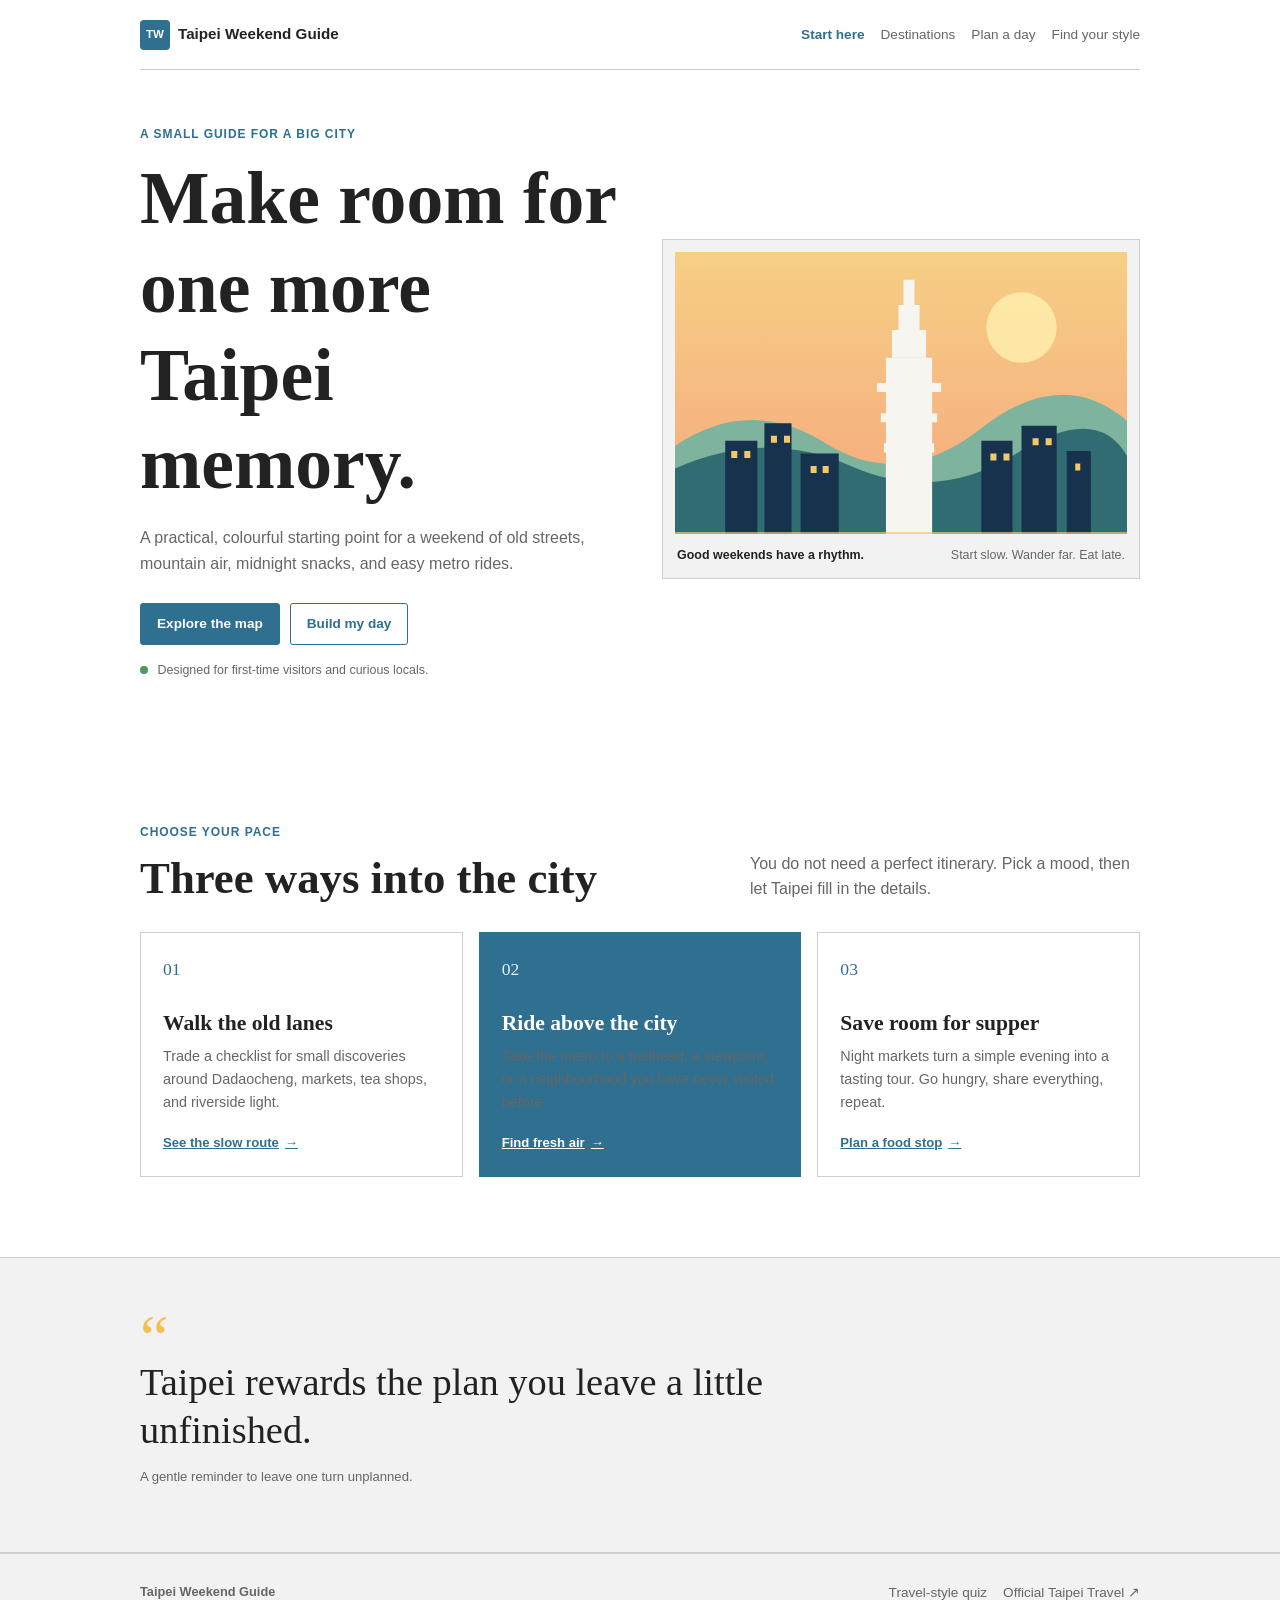
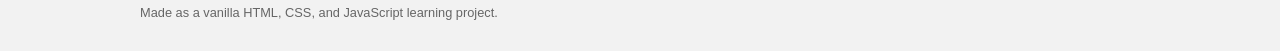
<file: index.html>
<!doctype html>
<html lang="en">
<head>
  <meta charset="utf-8">
  <meta name="viewport" content="width=device-width, initial-scale=1">
  <meta name="description" content="A friendly weekend planning guide for exploring Taipei.">
  <title>Taipei Weekend Guide | Start Here</title>
  <link rel="stylesheet" href="css/style.css?v=4fec846">
</head>
<body>
  <header class="site-header">
    <a class="brand" href="index.html" aria-label="Taipei Weekend Guide home">
      <span class="brand-mark">TW</span>
      <span>Taipei Weekend Guide</span>
    </a>
    <nav class="site-nav" aria-label="Main navigation">
      <a class="active" aria-current="page" href="index.html">Start here</a>
      <a href="destinations.html">Destinations</a>
      <a href="itinerary.html">Plan a day</a>
      <a href="tips.html">Find your style</a>
    </nav>
  </header>

  <main>
    <section class="hero page-wrap">
      <div class="hero-copy">
        <p class="eyebrow">A small guide for a big city</p>
        <h1>Make room for one more Taipei memory.</h1>
        <p class="lede">A practical, colourful starting point for a weekend of old streets, mountain air, midnight snacks, and easy metro rides.</p>
        <div class="button-row">
          <a class="button button-primary" href="destinations.html">Explore the map</a>
          <a class="button button-secondary" href="itinerary.html">Build my day</a>
        </div>
        <p class="microcopy"><span class="status-dot"></span> Designed for first-time visitors and curious locals.</p>
      </div>
      <div class="hero-art card-surface">
        <img src="assets/taipei-skyline.svg" alt="Illustrated Taipei skyline with Taipei 101, hills, and a warm sunset">
        <div class="art-caption"><strong>Good weekends have a rhythm.</strong><span>Start slow. Wander far. Eat late.</span></div>
      </div>
    </section>

    <section class="page-wrap section-block">
      <div class="section-heading">
        <div>
          <p class="eyebrow">Choose your pace</p>
          <h2>Three ways into the city</h2>
        </div>
        <p class="section-intro">You do not need a perfect itinerary. Pick a mood, then let Taipei fill in the details.</p>
      </div>
      <div class="three-column-grid">
        <article class="feature-card">
          <span class="feature-number">01</span>
          <h3>Walk the old lanes</h3>
          <p>Trade a checklist for small discoveries around Dadaocheng, markets, tea shops, and riverside light.</p>
          <a class="text-link" href="destinations.html#old-taipei">See the slow route <span aria-hidden="true">→</span></a>
        </article>
        <article class="feature-card feature-card-accent">
          <span class="feature-number">02</span>
          <h3>Ride above the city</h3>
          <p>Take the metro to a trailhead, a viewpoint, or a neighbourhood you have never visited before.</p>
          <a class="text-link" href="destinations.html#mountains">Find fresh air <span aria-hidden="true">→</span></a>
        </article>
        <article class="feature-card">
          <span class="feature-number">03</span>
          <h3>Save room for supper</h3>
          <p>Night markets turn a simple evening into a tasting tour. Go hungry, share everything, repeat.</p>
          <a class="text-link" href="destinations.html#night-markets">Plan a food stop <span aria-hidden="true">→</span></a>
        </article>
      </div>
    </section>

    <section class="quote-band">
      <div class="page-wrap quote-content">
        <p class="quote-mark">“</p>
        <blockquote>Taipei rewards the plan you leave a little unfinished.</blockquote>
        <p class="quote-credit">A gentle reminder to leave one turn unplanned.</p>
      </div>
    </section>
  </main>

  <footer class="site-footer">
    <div class="page-wrap footer-inner">
      <p><strong>Taipei Weekend Guide</strong><br>Made as a vanilla HTML, CSS, and JavaScript learning project.</p>
      <div class="footer-links">
        <a href="tips.html">Travel-style quiz</a>
        <a href="https://www.travel.taipei/en" target="_blank" rel="noopener">Official Taipei Travel ↗</a>
      </div>
    </div>
  </footer>
  <script src="js/script.js"></script>
</body>
</html>
</file>
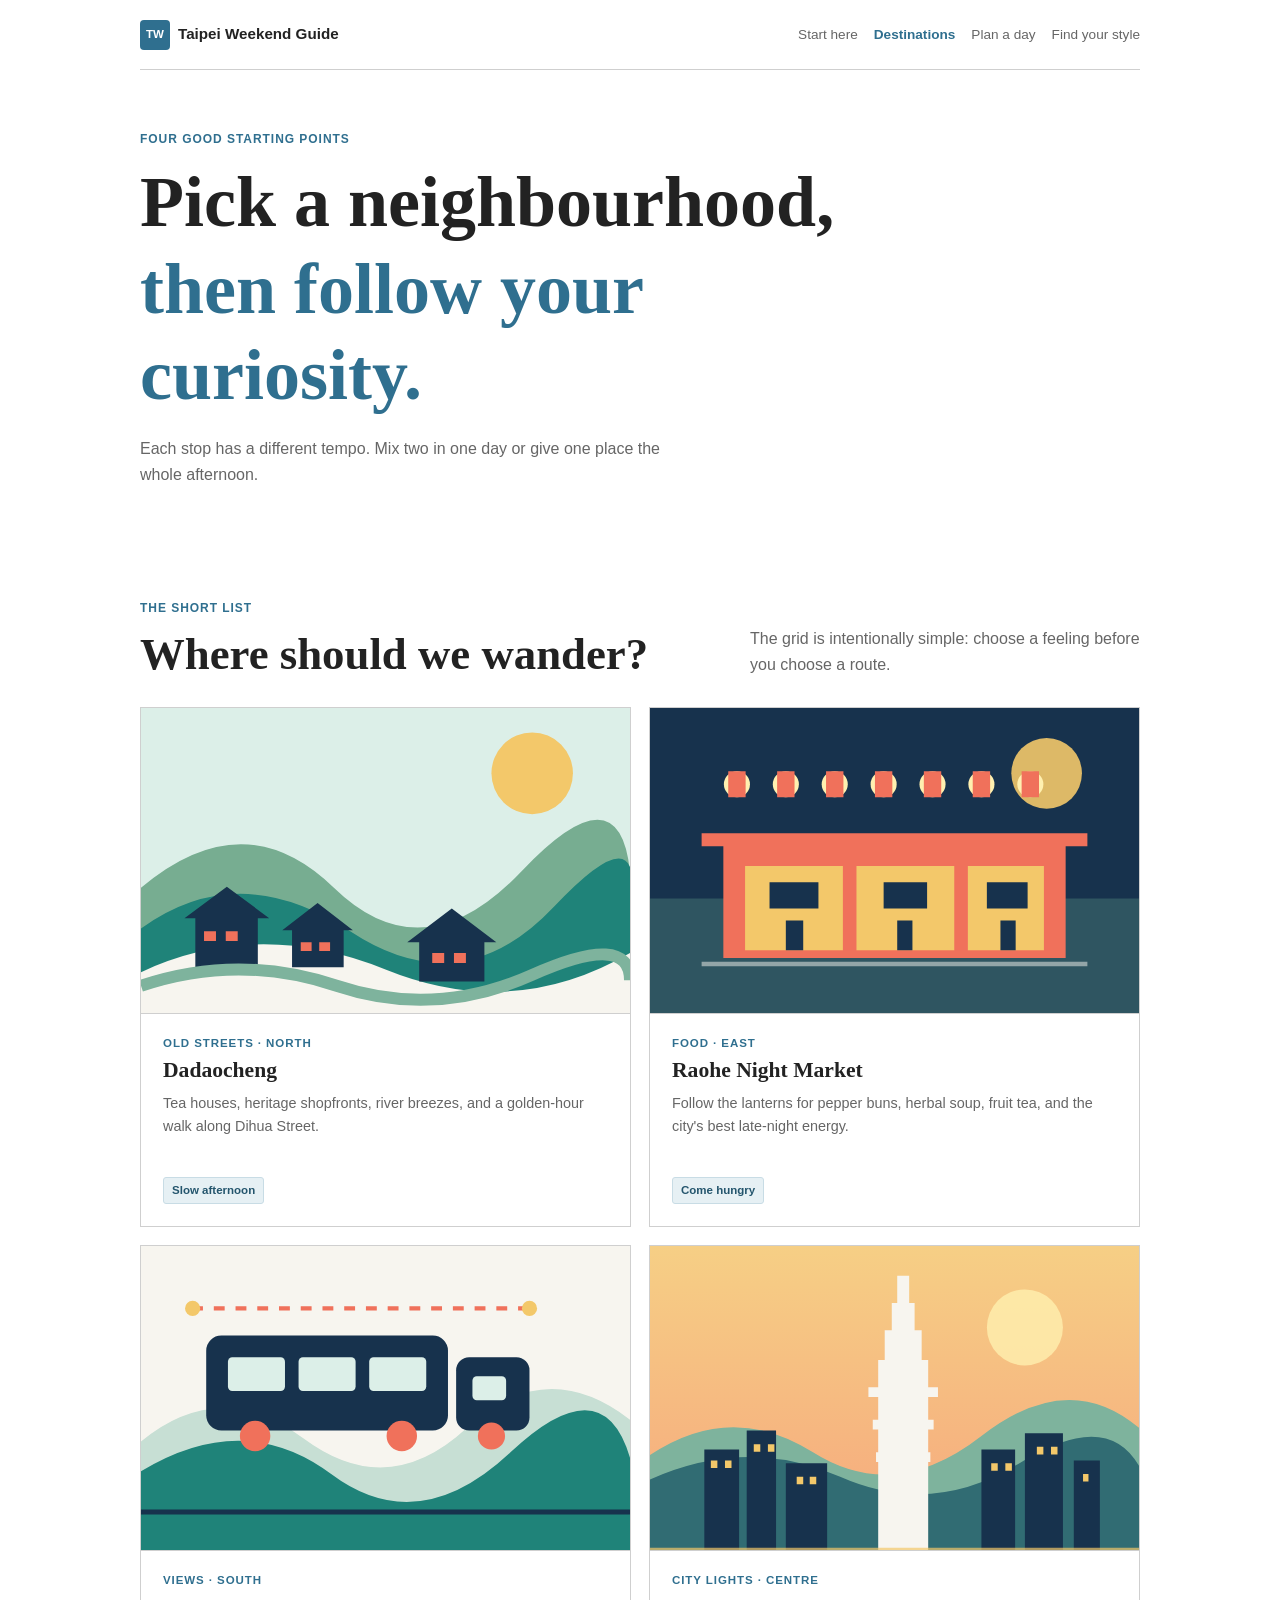
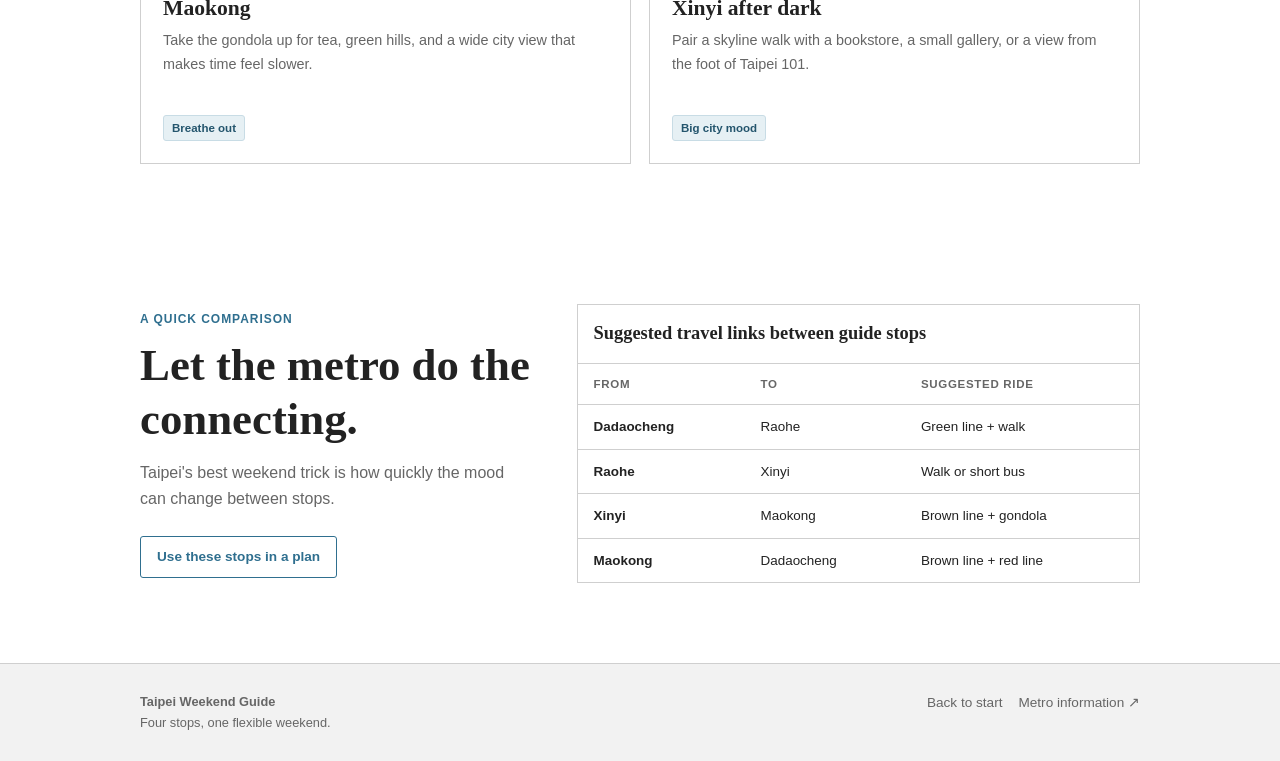
<file: destinations.html>
<!doctype html>
<html lang="en">
<head>
  <meta charset="utf-8">
  <meta name="viewport" content="width=device-width, initial-scale=1">
  <meta name="description" content="Four Taipei destination ideas with transport notes for a flexible weekend.">
  <title>Destinations | Taipei Weekend Guide</title>
  <link rel="stylesheet" href="css/style.css?v=4fec846">
</head>
<body>
  <header class="site-header">
    <a class="brand" href="index.html" aria-label="Taipei Weekend Guide home">
      <span class="brand-mark">TW</span>
      <span>Taipei Weekend Guide</span>
    </a>
    <nav class="site-nav" aria-label="Main navigation">
      <a href="index.html">Start here</a>
      <a class="active" aria-current="page" href="destinations.html">Destinations</a>
      <a href="itinerary.html">Plan a day</a>
      <a href="tips.html">Find your style</a>
    </nav>
  </header>

  <main>
    <section class="page-wrap inner-hero">
      <p class="eyebrow">Four good starting points</p>
      <h1>Pick a neighbourhood,<br><em>then follow your curiosity.</em></h1>
      <p class="lede narrow">Each stop has a different tempo. Mix two in one day or give one place the whole afternoon.</p>
    </section>

    <section class="page-wrap section-block" aria-labelledby="destination-heading">
      <div class="section-heading">
        <div>
          <p class="eyebrow">The short list</p>
          <h2 id="destination-heading">Where should we wander?</h2>
        </div>
        <p class="section-intro">The grid is intentionally simple: choose a feeling before you choose a route.</p>
      </div>

      <div class="destination-grid">
        <article class="destination-card" id="old-taipei">
          <div class="destination-image"><img src="assets/tea-hills.svg" alt="Illustration of tea hills and the old Dadaocheng riverside"></div>
          <div class="destination-body">
            <p class="card-kicker">Old streets · North</p>
            <h3>Dadaocheng</h3>
            <p>Tea houses, heritage shopfronts, river breezes, and a golden-hour walk along Dihua Street.</p>
            <span class="tag">Slow afternoon</span>
          </div>
        </article>
        <article class="destination-card" id="night-markets">
          <div class="destination-image"><img src="assets/night-market.svg" alt="Illustration of colourful stalls at a Taipei night market"></div>
          <div class="destination-body">
            <p class="card-kicker">Food · East</p>
            <h3>Raohe Night Market</h3>
            <p>Follow the lanterns for pepper buns, herbal soup, fruit tea, and the city's best late-night energy.</p>
            <span class="tag">Come hungry</span>
          </div>
        </article>
        <article class="destination-card" id="mountains">
          <div class="destination-image"><img src="assets/metro.svg" alt="Illustration of the metro heading toward Taipei hills"></div>
          <div class="destination-body">
            <p class="card-kicker">Views · South</p>
            <h3>Maokong</h3>
            <p>Take the gondola up for tea, green hills, and a wide city view that makes time feel slower.</p>
            <span class="tag">Breathe out</span>
          </div>
        </article>
        <article class="destination-card" id="city-lights">
          <div class="destination-image"><img src="assets/taipei-skyline.svg" alt="Illustration of Taipei 101 glowing above the city at dusk"></div>
          <div class="destination-body">
            <p class="card-kicker">City lights · Centre</p>
            <h3>Xinyi after dark</h3>
            <p>Pair a skyline walk with a bookstore, a small gallery, or a view from the foot of Taipei 101.</p>
            <span class="tag">Big city mood</span>
          </div>
        </article>
      </div>
    </section>

    <section class="page-wrap section-block split-section">
      <div>
        <p class="eyebrow">A quick comparison</p>
        <h2>Let the metro do the connecting.</h2>
        <p class="section-intro">Taipei's best weekend trick is how quickly the mood can change between stops.</p>
        <a class="button button-secondary" href="itinerary.html">Use these stops in a plan</a>
      </div>
      <div class="table-wrap">
        <table>
          <caption>Suggested travel links between guide stops</caption>
          <thead>
            <tr><th scope="col">From</th><th scope="col">To</th><th scope="col">Suggested ride</th></tr>
          </thead>
          <tbody>
            <tr><th scope="row">Dadaocheng</th><td>Raohe</td><td>Green line + walk</td></tr>
            <tr><th scope="row">Raohe</th><td>Xinyi</td><td>Walk or short bus</td></tr>
            <tr><th scope="row">Xinyi</th><td>Maokong</td><td>Brown line + gondola</td></tr>
            <tr><th scope="row">Maokong</th><td>Dadaocheng</td><td>Brown line + red line</td></tr>
          </tbody>
        </table>
      </div>
    </section>
  </main>

  <footer class="site-footer">
    <div class="page-wrap footer-inner">
      <p><strong>Taipei Weekend Guide</strong><br>Four stops, one flexible weekend.</p>
      <div class="footer-links">
        <a href="index.html">Back to start</a>
        <a href="https://english.metro.taipei/" target="_blank" rel="noopener">Metro information ↗</a>
      </div>
    </div>
  </footer>
  <script src="js/script.js"></script>
</body>
</html>
</file>
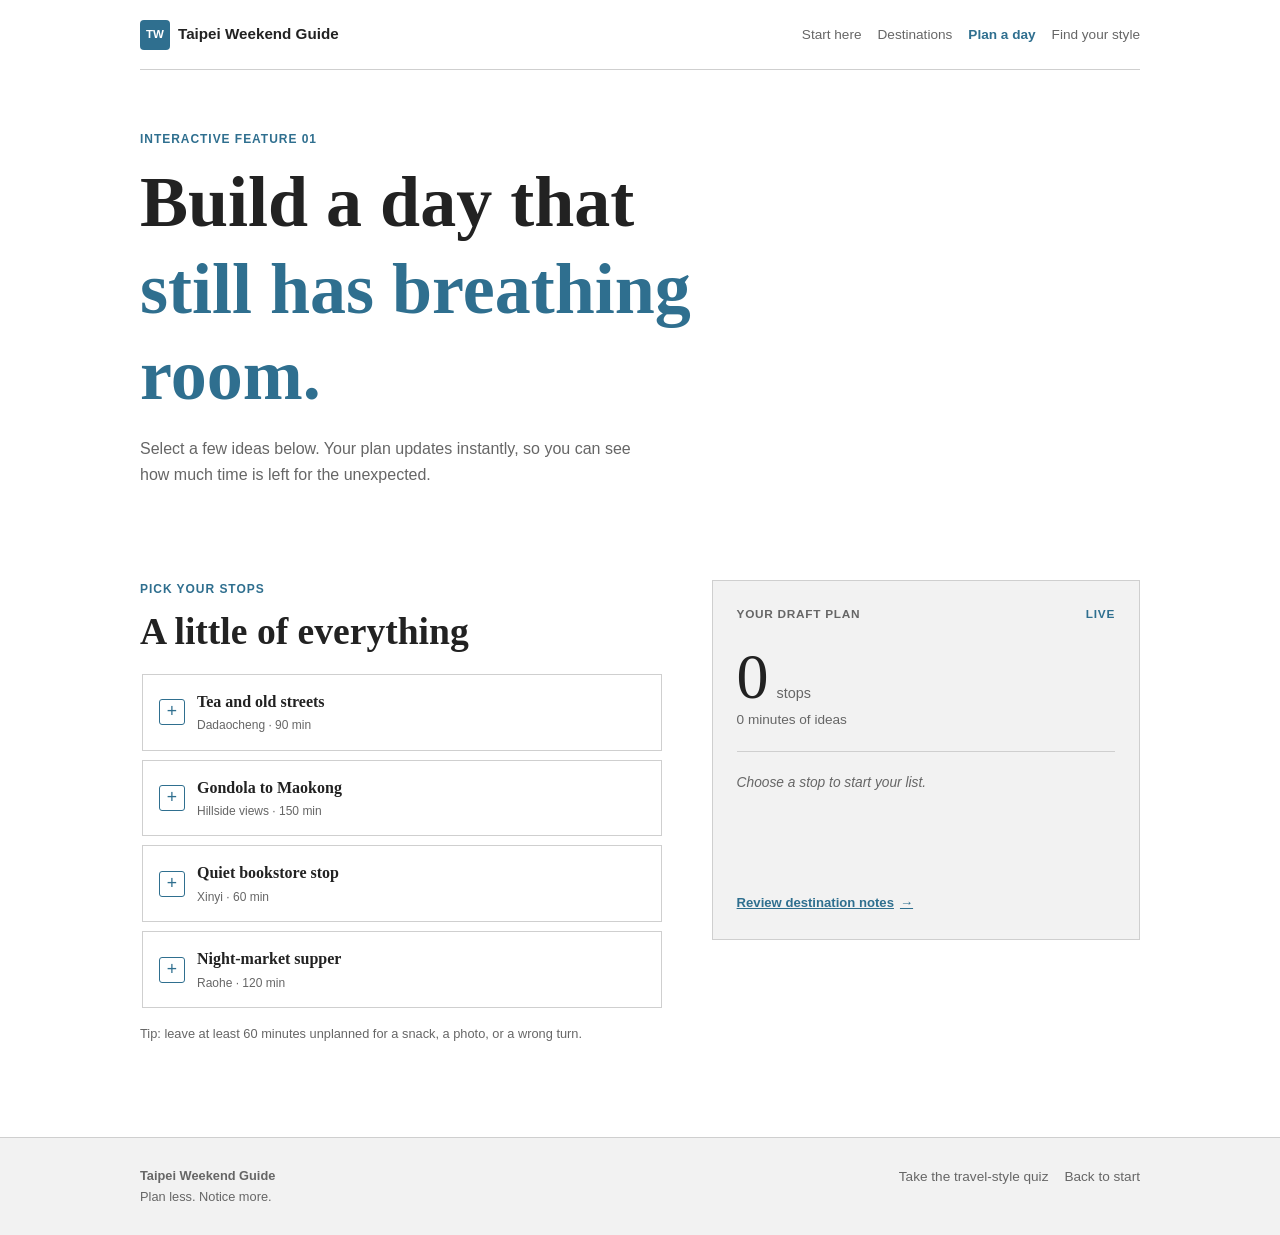
<file: itinerary.html>
<!doctype html>
<html lang="en">
<head>
  <meta charset="utf-8">
  <meta name="viewport" content="width=device-width, initial-scale=1">
  <meta name="description" content="Build a flexible Taipei day plan by selecting activities and seeing the total time.">
  <title>Plan a Day | Taipei Weekend Guide</title>
  <link rel="stylesheet" href="css/style.css?v=4fec846">
</head>
<body>
  <header class="site-header">
    <a class="brand" href="index.html" aria-label="Taipei Weekend Guide home">
      <span class="brand-mark">TW</span>
      <span>Taipei Weekend Guide</span>
    </a>
    <nav class="site-nav" aria-label="Main navigation">
      <a href="index.html">Start here</a>
      <a href="destinations.html">Destinations</a>
      <a class="active" aria-current="page" href="itinerary.html">Plan a day</a>
      <a href="tips.html">Find your style</a>
    </nav>
  </header>

  <main>
    <section class="page-wrap inner-hero compact-hero">
      <p class="eyebrow">Interactive feature 01</p>
      <h1>Build a day that<br><em>still has breathing room.</em></h1>
      <p class="lede narrow">Select a few ideas below. Your plan updates instantly, so you can see how much time is left for the unexpected.</p>
    </section>

    <section class="page-wrap planner-layout section-block" aria-labelledby="planner-heading">
      <div class="planner-options">
        <div class="section-heading compact-heading">
          <div>
            <p class="eyebrow">Pick your stops</p>
            <h2 id="planner-heading">A little of everything</h2>
          </div>
        </div>
        <form id="planner-form">
          <fieldset class="activity-list">
            <legend class="sr-only">Choose activities for your day plan</legend>
            <label class="activity-option">
              <input type="checkbox" data-activity-id="tea" data-activity-name="Tea and old streets" data-activity-duration="90">
              <span class="activity-check" aria-hidden="true">+</span>
              <span class="activity-copy"><strong>Tea and old streets</strong><small>Dadaocheng · 90 min</small></span>
            </label>
            <label class="activity-option">
              <input type="checkbox" data-activity-id="gondola" data-activity-name="Gondola to Maokong" data-activity-duration="150">
              <span class="activity-check" aria-hidden="true">+</span>
              <span class="activity-copy"><strong>Gondola to Maokong</strong><small>Hillside views · 150 min</small></span>
            </label>
            <label class="activity-option">
              <input type="checkbox" data-activity-id="bookstore" data-activity-name="Quiet bookstore stop" data-activity-duration="60">
              <span class="activity-check" aria-hidden="true">+</span>
              <span class="activity-copy"><strong>Quiet bookstore stop</strong><small>Xinyi · 60 min</small></span>
            </label>
            <label class="activity-option">
              <input type="checkbox" data-activity-id="market" data-activity-name="Night-market supper" data-activity-duration="120">
              <span class="activity-check" aria-hidden="true">+</span>
              <span class="activity-copy"><strong>Night-market supper</strong><small>Raohe · 120 min</small></span>
            </label>
          </fieldset>
        </form>
        <p class="helper-note">Tip: leave at least 60 minutes unplanned for a snack, a photo, or a wrong turn.</p>
      </div>

      <aside class="plan-summary" aria-live="polite">
        <div class="summary-topline"><span>Your draft plan</span><span class="summary-status">Live</span></div>
        <div class="summary-number"><span id="plan-count">0</span><small>stops</small></div>
        <p class="summary-duration"><span id="plan-duration">0</span> minutes of ideas</p>
        <div class="summary-divider"></div>
        <ul id="plan-list" class="plan-list"><li class="empty-plan">Choose a stop to start your list.</li></ul>
        <a class="text-link" href="destinations.html">Review destination notes <span aria-hidden="true">→</span></a>
      </aside>
    </section>
  </main>

  <footer class="site-footer">
    <div class="page-wrap footer-inner">
      <p><strong>Taipei Weekend Guide</strong><br>Plan less. Notice more.</p>
      <div class="footer-links">
        <a href="tips.html">Take the travel-style quiz</a>
        <a href="index.html">Back to start</a>
      </div>
    </div>
  </footer>
  <script src="js/script.js"></script>
</body>
</html>
</file>
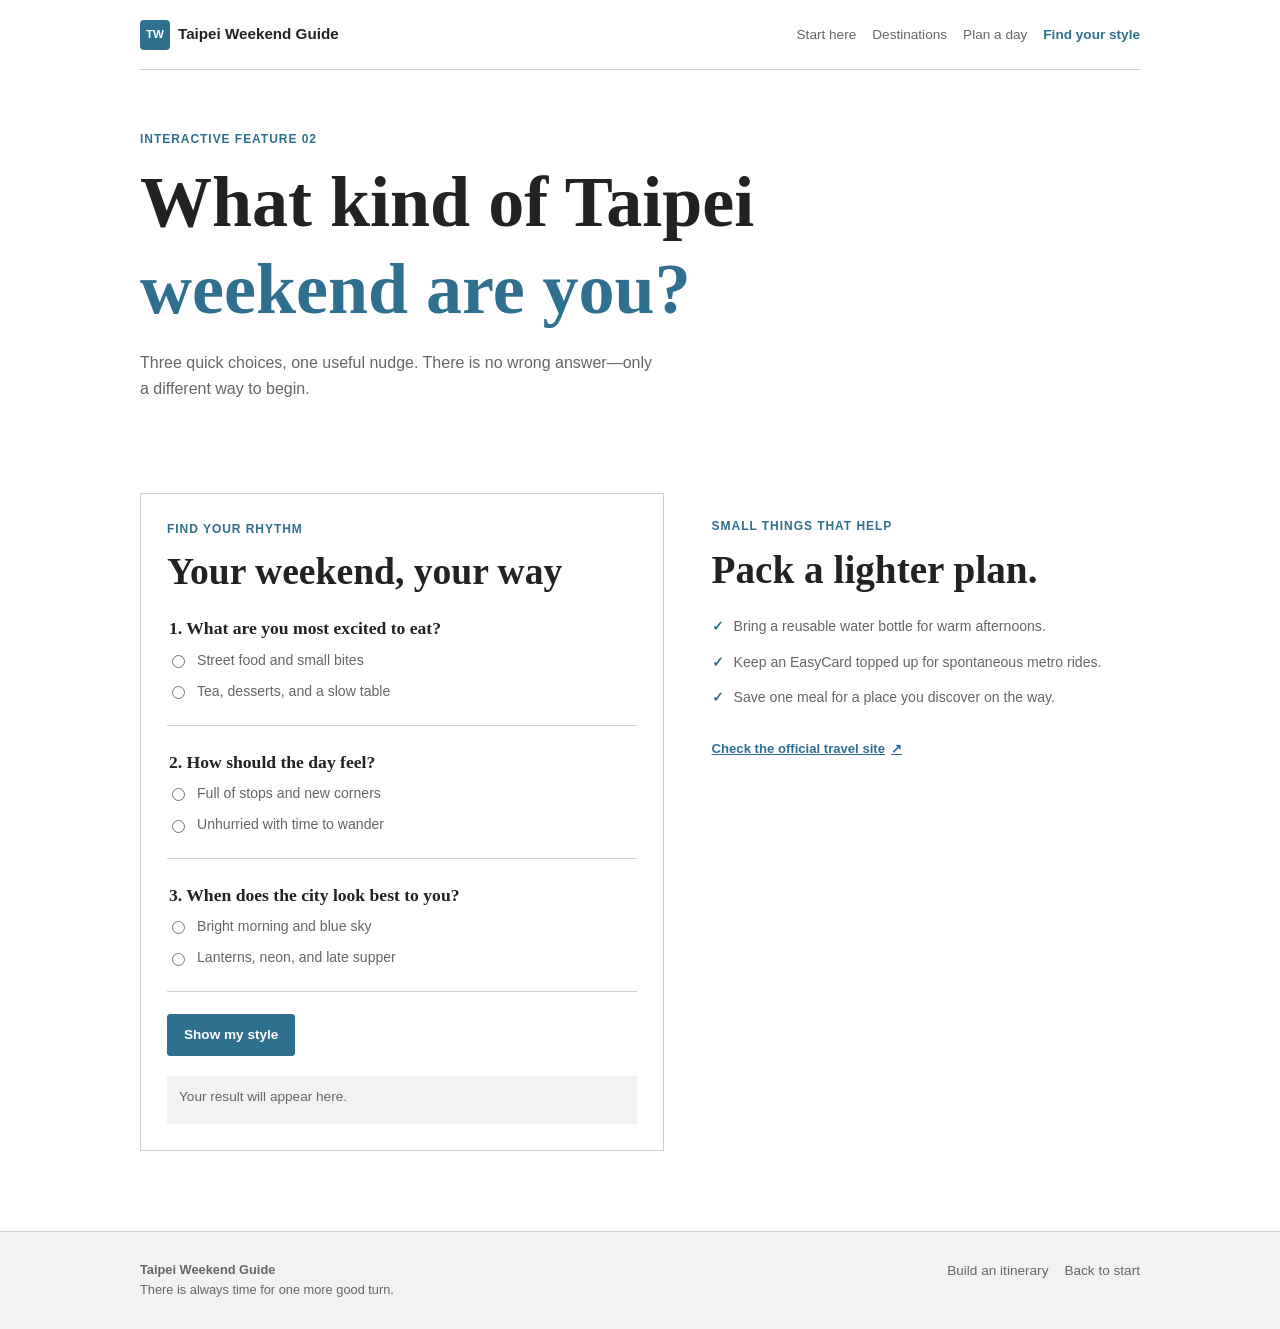
<file: tips.html>
<!doctype html>
<html lang="en">
<head>
  <meta charset="utf-8">
  <meta name="viewport" content="width=device-width, initial-scale=1">
  <meta name="description" content="Take a short quiz to find a Taipei weekend travel style.">
  <title>Find Your Style | Taipei Weekend Guide</title>
  <link rel="stylesheet" href="css/style.css?v=4fec846">
</head>
<body>
  <header class="site-header">
    <a class="brand" href="index.html" aria-label="Taipei Weekend Guide home">
      <span class="brand-mark">TW</span>
      <span>Taipei Weekend Guide</span>
    </a>
    <nav class="site-nav" aria-label="Main navigation">
      <a href="index.html">Start here</a>
      <a href="destinations.html">Destinations</a>
      <a href="itinerary.html">Plan a day</a>
      <a class="active" aria-current="page" href="tips.html">Find your style</a>
    </nav>
  </header>

  <main>
    <section class="page-wrap inner-hero compact-hero">
      <p class="eyebrow">Interactive feature 02</p>
      <h1>What kind of Taipei<br><em>weekend are you?</em></h1>
      <p class="lede narrow">Three quick choices, one useful nudge. There is no wrong answer—only a different way to begin.</p>
    </section>

    <section class="page-wrap quiz-layout section-block" aria-labelledby="quiz-heading">
      <form id="style-quiz" class="quiz-card">
        <div class="section-heading compact-heading">
          <div>
            <p class="eyebrow">Find your rhythm</p>
            <h2 id="quiz-heading">Your weekend, your way</h2>
          </div>
        </div>

        <fieldset class="quiz-question">
          <legend>1. What are you most excited to eat?</legend>
          <label><input type="radio" name="food" value="food"> Street food and small bites</label>
          <label><input type="radio" name="food" value="tea"> Tea, desserts, and a slow table</label>
        </fieldset>
        <fieldset class="quiz-question">
          <legend>2. How should the day feel?</legend>
          <label><input type="radio" name="pace" value="fast"> Full of stops and new corners</label>
          <label><input type="radio" name="pace" value="slow"> Unhurried with time to wander</label>
        </fieldset>
        <fieldset class="quiz-question">
          <legend>3. When does the city look best to you?</legend>
          <label><input type="radio" name="time" value="day"> Bright morning and blue sky</label>
          <label><input type="radio" name="time" value="night"> Lanterns, neon, and late supper</label>
        </fieldset>
        <button class="button button-primary" type="submit">Show my style</button>
        <p class="form-message" id="quiz-result" aria-live="polite">Your result will appear here.</p>
      </form>

      <aside class="tips-panel">
        <p class="eyebrow">Small things that help</p>
        <h2>Pack a lighter plan.</h2>
        <ul class="check-list">
          <li><span aria-hidden="true">✓</span><span>Bring a reusable water bottle for warm afternoons.</span></li>
          <li><span aria-hidden="true">✓</span><span>Keep an EasyCard topped up for spontaneous metro rides.</span></li>
          <li><span aria-hidden="true">✓</span><span>Save one meal for a place you discover on the way.</span></li>
        </ul>
        <a class="text-link" href="https://www.travel.taipei/en" target="_blank" rel="noopener">Check the official travel site <span aria-hidden="true">↗</span></a>
      </aside>
    </section>
  </main>

  <footer class="site-footer">
    <div class="page-wrap footer-inner">
      <p><strong>Taipei Weekend Guide</strong><br>There is always time for one more good turn.</p>
      <div class="footer-links">
        <a href="itinerary.html">Build an itinerary</a>
        <a href="index.html">Back to start</a>
      </div>
    </div>
  </footer>
  <script src="js/script.js"></script>
</body>
</html>
</file>
<file: css/style.css>
:root {
  --ink: #222;
  --muted: #666;
  --paper: #fff;
  --soft: #f2f2f2;
  --accent: #2f6f8f;
  --accent-dark: #24556d;
  --highlight: #f2c14e;
  --line: #cfcfcf;
  --body: Arial, Helvetica, sans-serif;
  --display: Georgia, 'Times New Roman', serif;
}

* { box-sizing: border-box; }
html { scroll-behavior: smooth; }
body {
  margin: 0;
  color: var(--ink);
  background: var(--paper);
  font-family: var(--body);
  line-height: 1.6;
}
a { color: inherit; }
img { display: block; max-width: 100%; }
.page-wrap { width: min(1000px, calc(100% - 32px)); margin: 0 auto; }

.site-header {
  display: flex;
  align-items: center;
  justify-content: space-between;
  gap: 20px;
  width: min(1000px, calc(100% - 32px));
  min-height: 70px;
  margin: 0 auto;
  border-bottom: 1px solid var(--line);
}
.brand {
  display: inline-flex;
  align-items: center;
  gap: 8px;
  color: var(--ink);
  font-size: 0.95rem;
  font-weight: 700;
  text-decoration: none;
}
.brand-mark {
  display: grid;
  width: 30px;
  height: 30px;
  place-items: center;
  color: #fff;
  background: var(--accent);
  border-radius: 4px;
  font-size: 0.72rem;
}
.site-nav { display: flex; flex-wrap: wrap; gap: 16px; }
.site-nav a, .footer-links a { color: var(--muted); font-size: 0.85rem; text-decoration: none; }
.site-nav a:hover, .site-nav a:focus-visible, .footer-links a:hover, .footer-links a:focus-visible { color: var(--accent); text-decoration: underline; }
.site-nav a.active { color: var(--accent); font-weight: 700; }

h1, h2, h3, p { margin-top: 0; }
h1, h2, h3 { font-family: var(--display); line-height: 1.2; }
h1 { max-width: 700px; margin-bottom: 18px; font-size: clamp(2.7rem, 6vw, 4.6rem); }
h2 { margin-bottom: 14px; font-size: clamp(1.9rem, 4vw, 2.8rem); }
h3 { margin-bottom: 8px; font-size: 1.35rem; }
em { color: var(--accent); font-style: normal; }
.eyebrow { margin-bottom: 10px; color: var(--accent); font-size: 0.75rem; font-weight: 700; letter-spacing: 0.08em; text-transform: uppercase; }
.lede { max-width: 590px; color: var(--muted); font-size: 1rem; }
.lede.narrow { max-width: 520px; }

.hero { display: grid; grid-template-columns: 1fr 1fr; align-items: center; gap: 44px; min-height: 500px; padding: 55px 0 70px; }
.button-row { display: flex; flex-wrap: wrap; gap: 10px; margin: 26px 0 16px; }
.button { display: inline-flex; align-items: center; justify-content: center; min-height: 42px; padding: 8px 16px; border: 1px solid var(--accent); border-radius: 3px; font-size: 0.85rem; font-weight: 700; text-decoration: none; }
.button-primary { color: #fff; background: var(--accent); }
.button-primary:hover, .button-primary:focus-visible { background: var(--accent-dark); }
.button-secondary { color: var(--accent); background: #fff; }
.button-secondary:hover, .button-secondary:focus-visible { background: var(--soft); }
.microcopy { color: var(--muted); font-size: 0.78rem; }
.status-dot { display: inline-block; width: 8px; height: 8px; margin-right: 6px; background: #4c9a61; border-radius: 50%; }
.card-surface { background: #fff; }
.hero-art { padding: 12px; border: 1px solid var(--line); background: var(--soft); }
.hero-art img { width: 100%; background: #dcefe8; }
.art-caption { display: flex; justify-content: space-between; gap: 15px; padding: 12px 2px 0; font-size: 0.78rem; }
.art-caption span { color: var(--muted); }

.section-block { padding: 60px 0 80px; }
.section-heading { display: flex; align-items: end; justify-content: space-between; gap: 24px; margin-bottom: 26px; }
.section-heading h2 { margin-bottom: 0; }
.section-intro { max-width: 390px; margin-bottom: 4px; color: var(--muted); }
.three-column-grid { display: grid; grid-template-columns: repeat(3, 1fr); gap: 16px; }
.feature-card { min-height: 220px; padding: 22px; border: 1px solid var(--line); background: #fff; }
.feature-card-accent { color: #fff; background: var(--accent); border-color: var(--accent); }
.feature-card-accent .feature-number, .feature-card-accent p { color: #e4f0f5; }
.feature-card-accent .text-link { color: #fff; }
.feature-number { display: block; margin-bottom: 28px; color: var(--accent); font-family: var(--display); font-size: 1.1rem; }
.feature-card p { min-height: 65px; color: var(--muted); font-size: 0.9rem; }
.text-link { display: inline-flex; align-items: center; gap: 6px; color: var(--accent); font-size: 0.82rem; font-weight: 700; text-decoration: underline; }
.text-link:hover, .text-link:focus-visible { color: var(--accent-dark); }

.quote-band { background: var(--soft); border-top: 1px solid var(--line); border-bottom: 1px solid var(--line); }
.quote-content { padding: 48px 0 52px; }
.quote-mark { margin-bottom: -12px; color: var(--highlight); font-family: var(--display); font-size: 4rem; line-height: 1; }
blockquote { max-width: 760px; margin: 0 0 12px; font-family: var(--display); font-size: clamp(1.7rem, 3vw, 2.6rem); line-height: 1.25; }
.quote-credit { color: var(--muted); font-size: 0.82rem; }
.site-footer { background: var(--soft); border-top: 1px solid var(--line); }
.footer-inner { display: flex; justify-content: space-between; gap: 24px; padding: 28px 0; }
.footer-inner p { margin-bottom: 0; color: var(--muted); font-size: 0.8rem; }
.footer-links { display: flex; align-items: start; flex-wrap: wrap; gap: 16px; }

.inner-hero { padding: 60px 0 35px; }
.inner-hero h1 { font-size: clamp(2.7rem, 6vw, 4.5rem); }
.compact-hero { padding-bottom: 16px; }
.destination-grid { display: grid; grid-template-columns: repeat(2, minmax(0, 1fr)); gap: 18px; }
.destination-card { overflow: hidden; border: 1px solid var(--line); background: #fff; }
.destination-image { background: #dcefe8; border-bottom: 1px solid var(--line); }
.destination-image img { width: 100%; }
.destination-body { padding: 20px 22px 22px; }
.card-kicker { margin-bottom: 6px; color: var(--accent); font-size: 0.72rem; font-weight: 700; letter-spacing: 0.08em; text-transform: uppercase; }
.destination-body p:not(.card-kicker) { min-height: 70px; color: var(--muted); font-size: 0.9rem; }
.tag { display: inline-block; padding: 3px 8px; color: var(--accent-dark); background: #e6f0f4; border: 1px solid #c8dce5; border-radius: 3px; font-size: 0.72rem; font-weight: 700; }

.split-section { display: grid; grid-template-columns: 0.82fr 1.18fr; align-items: center; gap: 45px; }
.split-section .section-intro { margin-bottom: 24px; }
.table-wrap { overflow-x: auto; border: 1px solid var(--line); background: #fff; }
table { width: 100%; border-collapse: collapse; text-align: left; font-size: 0.84rem; }
caption { padding: 14px 16px; color: var(--ink); font-family: var(--display); font-size: 1.15rem; font-weight: 700; text-align: left; }
th, td { padding: 11px 16px; border-top: 1px solid var(--line); }
thead th { color: var(--muted); font-size: 0.72rem; letter-spacing: 0.06em; text-transform: uppercase; }
tbody th { font-weight: 700; }

.planner-layout, .quiz-layout { display: grid; grid-template-columns: minmax(0, 1.1fr) minmax(280px, 0.9fr); align-items: start; gap: 48px; }
.compact-heading { margin-bottom: 20px; }
.compact-heading h2 { font-size: 2.35rem; }
.activity-list { display: grid; gap: 9px; padding: 0; border: 0; }
.activity-option { display: flex; align-items: center; gap: 12px; padding: 14px 16px; border: 1px solid var(--line); background: #fff; cursor: pointer; }
.activity-option:hover { border-color: var(--accent); background: var(--soft); }
.activity-option input { position: absolute; opacity: 0; }
.activity-option input:checked + .activity-check { color: #fff; background: var(--accent); }
.activity-option input:focus-visible + .activity-check { outline: 3px solid rgba(47, 111, 143, 0.28); outline-offset: 2px; }
.activity-check { display: grid; width: 26px; height: 26px; place-items: center; color: var(--accent); border: 1px solid currentColor; border-radius: 3px; font-size: 1.1rem; line-height: 1; }
.activity-copy { display: grid; gap: 2px; }
.activity-copy strong { font-family: var(--display); font-size: 1rem; }
.activity-copy small { color: var(--muted); font-size: 0.75rem; }
.helper-note { margin-top: 16px; color: var(--muted); font-size: 0.8rem; }
.plan-summary { padding: 24px; border: 1px solid var(--line); background: var(--soft); }
.summary-topline { display: flex; justify-content: space-between; color: var(--muted); font-size: 0.74rem; font-weight: 700; text-transform: uppercase; letter-spacing: 0.06em; }
.summary-status { color: var(--accent); }
.summary-number { display: flex; align-items: baseline; gap: 8px; margin-top: 22px; }
.summary-number span { font-family: var(--display); font-size: 4rem; line-height: 1; }
.summary-number small { color: var(--muted); font-size: 0.9rem; }
.summary-duration { color: var(--muted); font-size: 0.85rem; }
.summary-divider { height: 1px; margin: 20px 0 12px; background: var(--line); }
.plan-list { min-height: 105px; margin: 0 0 20px; padding: 0; list-style: none; }
.plan-list li { display: flex; gap: 8px; padding: 8px 0; border-bottom: 1px solid var(--line); font-size: 0.86rem; }
.plan-list li::before { color: var(--accent); content: '•'; }
.plan-list .empty-plan { color: var(--muted); border: 0; font-style: italic; }
.plan-list .empty-plan::before { display: none; }
.plan-summary .text-link { color: var(--accent); }

.quiz-card { padding: 26px; border: 1px solid var(--line); background: #fff; }
.quiz-question { display: grid; gap: 9px; margin: 0 0 22px; padding: 0 0 22px; border: 0; border-bottom: 1px solid var(--line); }
.quiz-question legend { margin-bottom: 6px; font-family: var(--display); font-size: 1.1rem; font-weight: 700; }
.quiz-question label { display: flex; align-items: center; gap: 9px; color: var(--muted); font-size: 0.88rem; cursor: pointer; }
.quiz-question input { accent-color: var(--accent); }
.form-message { min-height: 48px; margin: 20px 0 0; padding: 10px 12px; color: var(--muted); background: var(--soft); font-size: 0.85rem; }
.form-message.result-ready { color: var(--ink); background: #e6f0f4; }
.form-message.form-error { color: #a63d2e; background: #fff0ec; }
.tips-panel { padding: 24px 0; }
.tips-panel h2 { font-size: 2.45rem; }
.check-list { display: grid; gap: 13px; margin: 22px 0 26px; padding: 0; list-style: none; }
.check-list li { display: flex; gap: 10px; color: var(--muted); font-size: 0.88rem; }
.check-list li > span:first-child { color: var(--accent); font-weight: 700; }

.sr-only { position: absolute; width: 1px; height: 1px; padding: 0; overflow: hidden; clip: rect(0, 0, 0, 0); white-space: nowrap; border: 0; }
:focus-visible { outline: 3px solid rgba(47, 111, 143, 0.35); outline-offset: 3px; }

@media (max-width: 820px) {
  .site-header { align-items: flex-start; flex-direction: column; padding: 18px 0; }
  .site-nav { gap: 10px 16px; }
  .hero { grid-template-columns: 1fr; min-height: auto; padding-top: 45px; }
  .hero-art { max-width: 680px; margin: 0 auto; }
  .three-column-grid, .split-section, .planner-layout, .quiz-layout { grid-template-columns: 1fr; gap: 26px; }
  .plan-summary { position: static; }
}
@media (max-width: 560px) {
  .page-wrap, .site-header { width: calc(100% - 24px); }
  h1 { font-size: 3rem; }
  .section-block { padding: 45px 0 60px; }
  .inner-hero { padding: 45px 0 24px; }
  .section-heading, .footer-inner { display: block; }
  .section-intro { margin-top: 14px; }
  .destination-grid { grid-template-columns: 1fr; }
  .destination-body p:not(.card-kicker) { min-height: auto; }
  .footer-links { margin-top: 16px; }
  .quiz-card { padding: 20px; }
  .art-caption { display: grid; }
}
</file>
